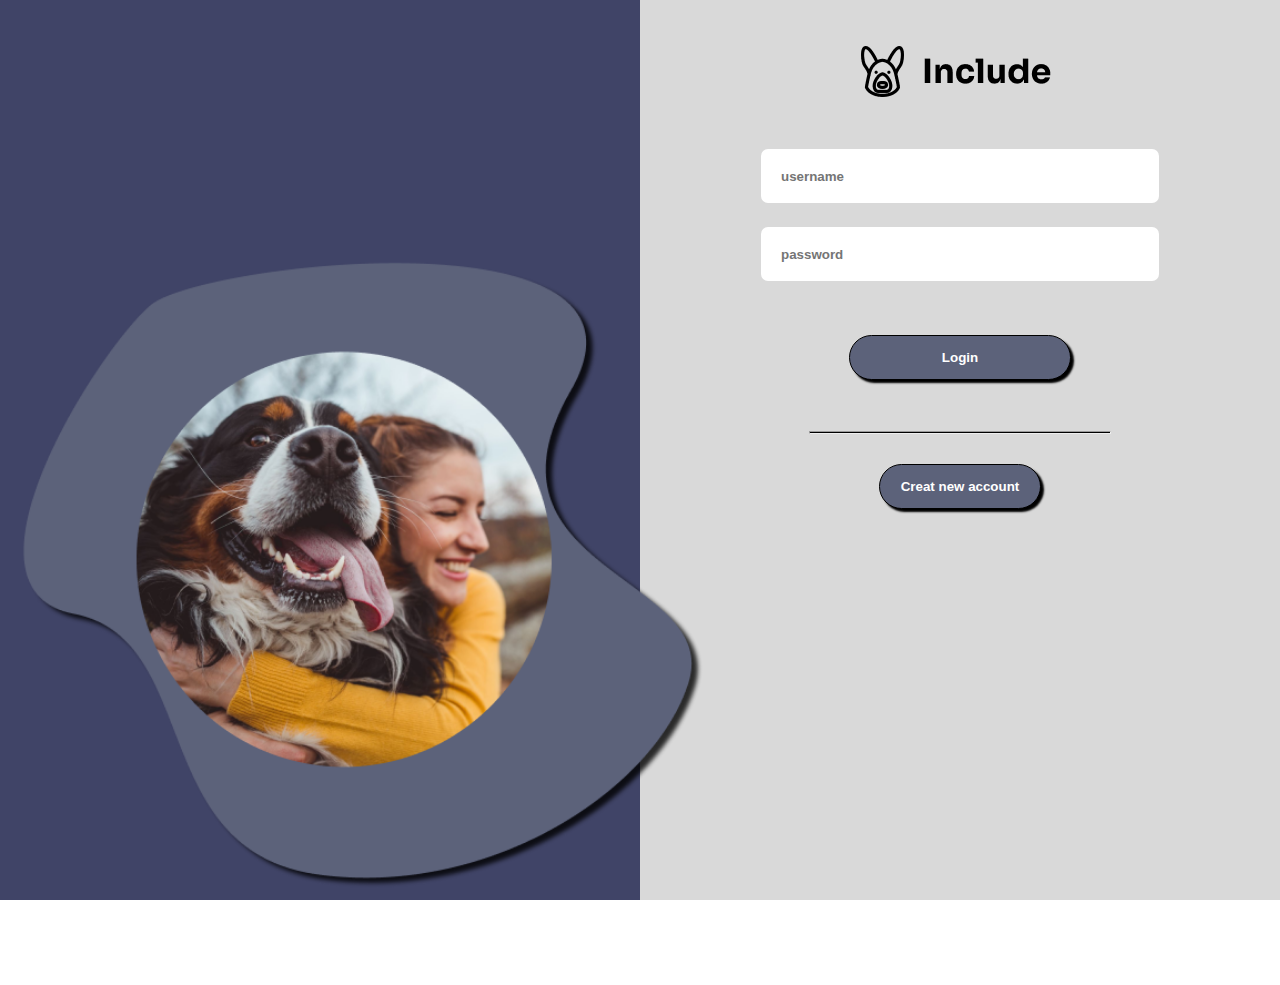
<file: index.html>
<!DOCTYPE html>
<html lang="pt-br">
<head>
    <meta charset="UTF-8">
    <meta http-equiv="X-UA-Compatible" content="IE=edge">
    <meta name="viewport" content="width=device-width, initial-scale=1.0">
    <title>Document</title>
    <link rel="stylesheet" href="./css/styles.css">
</head>
<body>
    <section id="container">
        <div id="left-aside">
            <img src="./assets/img/friend.png" alt="">
        </div>
        <div id="right-aside">
            <div>
                <img src="./assets/img/logo.png" alt="">
            </div>
            <input id="user" type="text" placeholder="username">
            <input id="password" type="password" placeholder="password">
            <button id="login" onclick="d1.logar()">Login</button>
            <hr>
            <button id="register">Creat new account</button>
        </div>
        
        <script src="/assets/scripts/index.js"></script>
    </section>
</body>
</html>
</file>
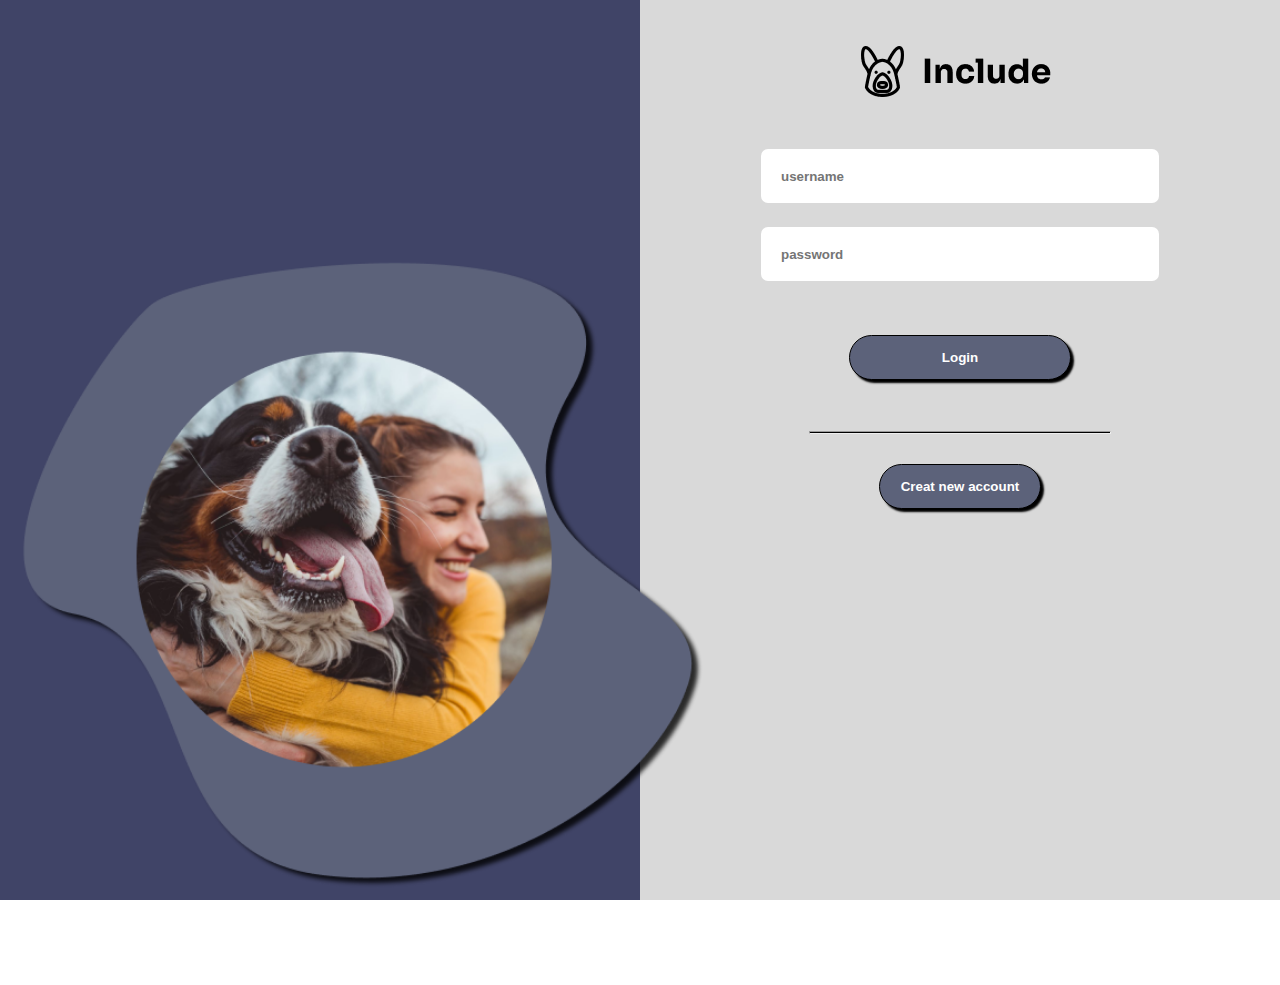
<file: acess/acess.html>
<!DOCTYPE html>
<html lang="pt-br">
<head>
    <meta charset="UTF-8">
    <meta http-equiv="X-UA-Compatible" content="IE=edge">
    <meta name="viewport" content="width=device-width, initial-scale=1.0">
    <title>Document</title>
    <link rel="stylesheet" href="./css/styles.css">
</head>
<body>
    <section id="container">
        <div id="left-aside">
            <img src="./assets/img/friend.png" alt="">
        </div>
        <div id="right-aside">
            <div>
                <img src="./assets/img/logo.png" alt="">
            </div>
            <input id="user" type="text" placeholder="username">
            <input id="password" type="password" placeholder="password">
            <button id="login" onclick="d1.logar()">Login</button>
            <hr>
            <button id="register"><a href="../register/register.html">Creat new account</a></button>
        </div>
        
        <script src="/acess/assets/scripts/first.js"></script>
    </section>
</body>
</html>
</file>
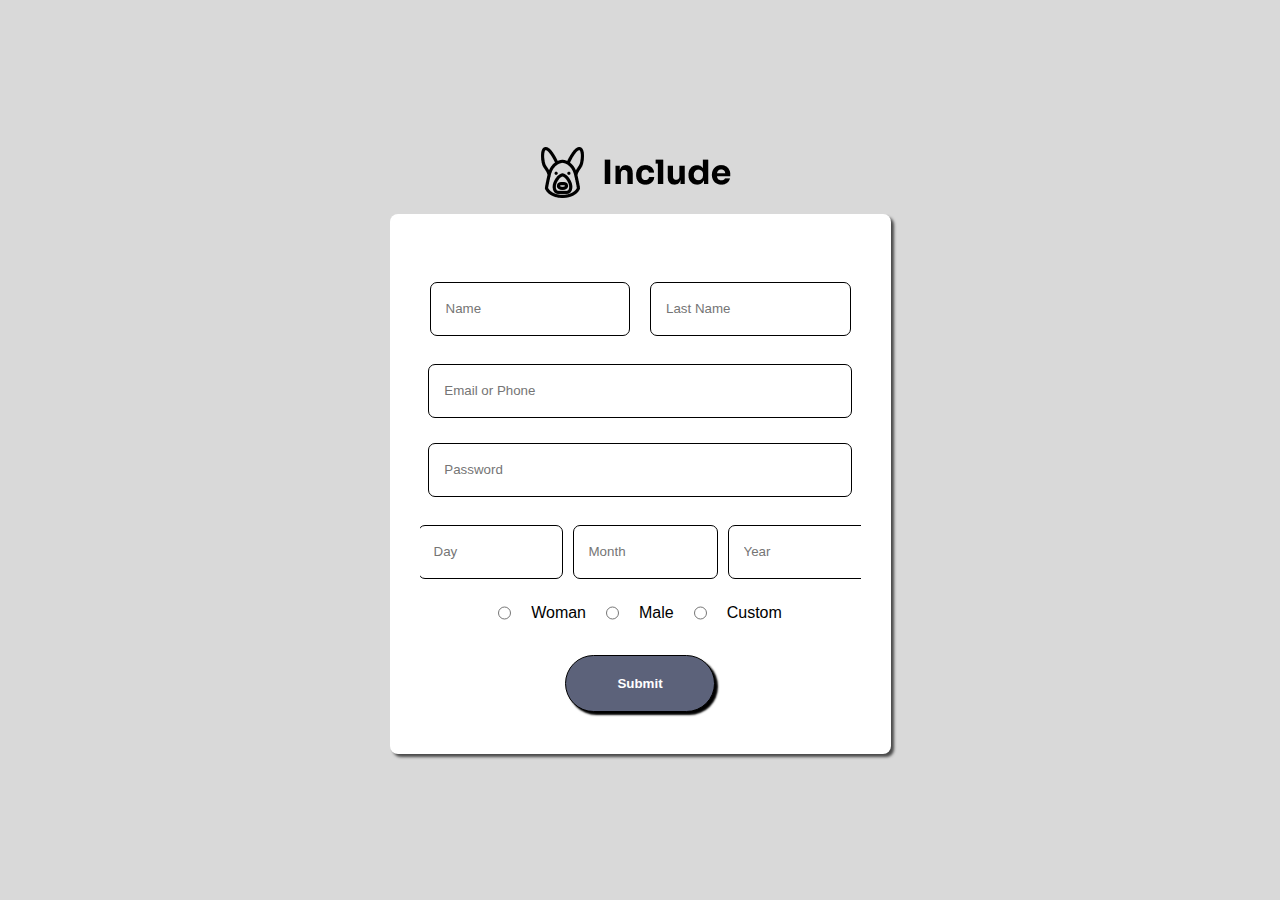
<file: register/register.html>
<!DOCTYPE html>
<html lang="en">
<head>
    <meta charset="UTF-8">
    <meta http-equiv="X-UA-Compatible" content="IE=edge">
    <meta name="viewport" content="width=device-width, initial-scale=1.0">
    <title>Register</title>
    <link rel="stylesheet" href="./assets/css/styles.css">
</head>
<body>
    <section>
        <div id="img">
            <img src="./assets/img/logo.png" alt="">
        </div>

        <form action="/cad" method="get" id="formulario">
            <div id="names">
                <input id="name" name="name" class="names brothers" type="text" placeholder="Name">
                <input id="lastname" name="lastname" class="names brothers" type="text" placeholder="Last Name">
            </div>

            <div id="secury">
                <input id="email" name="email" class="email brothers" type="text" placeholder="Email or Phone">
                <input id="password" name="password" class="password brothers" type="text" placeholder="Password">
            </div>

            <div id="date">
                <input id="day" name="day" class="date brothers" type="number" placeholder="Day">
                <input id="month" name="month" class="date brothers" type="number" placeholder="Month">
                <input id="year" name="year" class="date brothers" type="number" placeholder="Year">
            </div>

            <div id="sex">
                <input id="female" name="female" id="feminile" name="theRadio" class="sex brothers" 
                type="radio">
                <label for="feminile">Woman</label>
                <input id="male" name="male" id="male" name="theRadio" class="sex brothers" type="radio">
                <label for="male">Male</label>
                <input id="custom" name="custom" id="custom" name="theRadio" class="sex brothers" type="radio">
                <label for="custom">Custom</label>
            </div>

            <div id="btn-container">
                <button id="btn" type="submit">Submit</button>
            </div>
        </form>
    </section>
    <script></script>
</body>
</html>
</file>
<file: css/styles.css>
* {
  margin: 0;
  padding: 0;
  overflow: hidden;
}

section {
  width: 100vw;
  height: 100vh;
  display: flex;
}

#left-aside {
  width: 50%;
  height: 100vh;
  background-color: #404467;
}

#left-aside img {
  width: 48rem;
  position: absolute;
  left: 0px;
  bottom: -85px;
}

#right-aside {
  width: 50%;
  height: 100vh;
  background-color: #D9D9D9;
  display: flex;
  flex-direction: column;
  align-items: center;
}

#right-aside img {
  margin-top: 46px;
  margin-bottom: 46px;
}

input {
  width: 358px;
  height: 14px;
  font-weight: bold;
  color: #858585;
  padding: 20px;
  border-radius: 7px;
  margin-bottom: 24px;
  border: none;
}

input:focus {
  outline: solid 2px #404467;
}

#login {
  width: 222px;
  height: 45px;
  border-radius: 50px;
  font-weight: bold;
  box-shadow: 3px 3px 2px rgb(0, 0, 0);
  background-color: #5C627A;
  color: white;
  border: 1px solid black;
  margin-top: 30px;
  margin-bottom: 51px;
  cursor: pointer;
}

hr {
  height: 0.5px;
  width: 300px;
  background-color: black;
  color: rgb(51, 51, 51);
}

#register {
  width: 162px;
  height: 45px;
  font-weight: bold;
  border-radius: 50px;
  border: 1px solid black;
  box-shadow: 3px 3px 2px rgb(0, 0, 0);
  background-color: #5C627A;
  color: white;
  margin-top: 30px;
  cursor: pointer;
}

@media (max-width: 800px) {
  #left-aside {
    display: none;
  }
  #right-aside {
    width: 100%;
  }
}

/*# sourceMappingURL=styles.css.map */
</file>
<file: acess/css/styles.css>
* {
  margin: 0;
  padding: 0;
  overflow: hidden;
}

section {
  width: 100vw;
  height: 100vh;
  display: flex;
}

#left-aside {
  width: 50%;
  height: 100vh;
  background-color: #404467;
}

#left-aside img {
  width: 48rem;
  position: absolute;
  left: 0px;
  bottom: -85px;
}

#right-aside {
  width: 50%;
  height: 100vh;
  background-color: #D9D9D9;
  display: flex;
  flex-direction: column;
  align-items: center;
}

#right-aside img {
  margin-top: 46px;
  margin-bottom: 46px;
}

input {
  width: 358px;
  height: 14px;
  font-weight: bold;
  color: #858585;
  padding: 20px;
  border-radius: 7px;
  margin-bottom: 24px;
  border: none;
}

input:focus {
  outline: solid 2px #404467;
}

#login {
  width: 222px;
  height: 45px;
  border-radius: 50px;
  font-weight: bold;
  box-shadow: 3px 3px 2px rgb(0, 0, 0);
  background-color: #5C627A;
  color: white;
  border: 1px solid black;
  margin-top: 30px;
  margin-bottom: 51px;
  cursor: pointer;
}

hr {
  height: 0.5px;
  width: 300px;
  background-color: black;
  color: rgb(51, 51, 51);
}

#register {
  width: 162px;
  height: 45px;
  font-weight: bold;
  border-radius: 50px;
  border: 1px solid black;
  box-shadow: 3px 3px 2px rgb(0, 0, 0);
  background-color: #5C627A;
  color: white;
  margin-top: 30px;
  cursor: pointer;
}
#register a{
  text-decoration: none;
  color: white;
  
}
#register a:visited{
  text-decoration: none;
  color: white;
}

@media (max-width: 800px) {
  #left-aside {
    display: none;
  }
  #right-aside {
    width: 100%;
  }
}

/*# sourceMappingURL=styles.css.map */
</file>
<file: register/assets/css/styles.css>
*{
  margin: 0;
  padding: 0;    
  overflow: hidden
}
section{
  background:#D9D9D9;
  width: 100vw;
  height: 100vh;
  display: flex;
  flex-direction: column;
  align-items: center;
  justify-content: center;
  font-family: 'Lucida Sans', 'Lucida Sans Regular', 'Lucida Grande', 'Lucida Sans Unicode', Geneva, Verdana, sans-serif;
}
img{
  margin-bottom: 10px;
}
#formulario{
  width: 441px;
  height: 480px;
  background: white;
  padding: 30px;
  border-radius: 8px;
  box-shadow: 3px 3px 3px rgb(73, 73, 73);
}
.brothers{
  background: #FFFFFF;
  height: 52px;
  padding-left: 15px;
  border-radius: 7px;
  border: 1px solid black;
  outline: none;
}
.names{
  width: 40rem;
  margin: 10px;  
}
#names{
  margin-top: 30px;
  height: 70px;
  display: flex;
  align-items: center;
  justify-content: center;  
}
#secury{
  display: flex;
  flex-direction: column;
  align-items: center;
  margin:auto;
}
.email, .password{
  width: 25.4rem;
}
.email{
  margin-top: 20px;
  margin-bottom: 25px;
}
.password{
  margin-bottom: 20px;
}
#date{
  height: 70px;
  display: flex;
  align-items: center;
  justify-content: center;
  margin: 0;
}
.date{
  width: 8rem;
  margin-left: 10px;
}
#sex{
  display: flex;
  flex-direction: row;
  align-items: center;
  justify-content: center;
  gap: 20px;
}
#btn{
  width: 150px;
  padding: 20px;
  border-radius: 30px;
  text-align: center;
  border: 1px solid black;
  background-color: #5C627A;
  box-shadow: 3px 3px 2px rgb(0, 0, 0);
  color: white;
  font-weight: bold;
  cursor: pointer;
  
}
#btn-container{
  margin-top: 10px;
  display: flex;
  align-items: center;
  justify-content: center;
  height: 70px;
}
</file>
